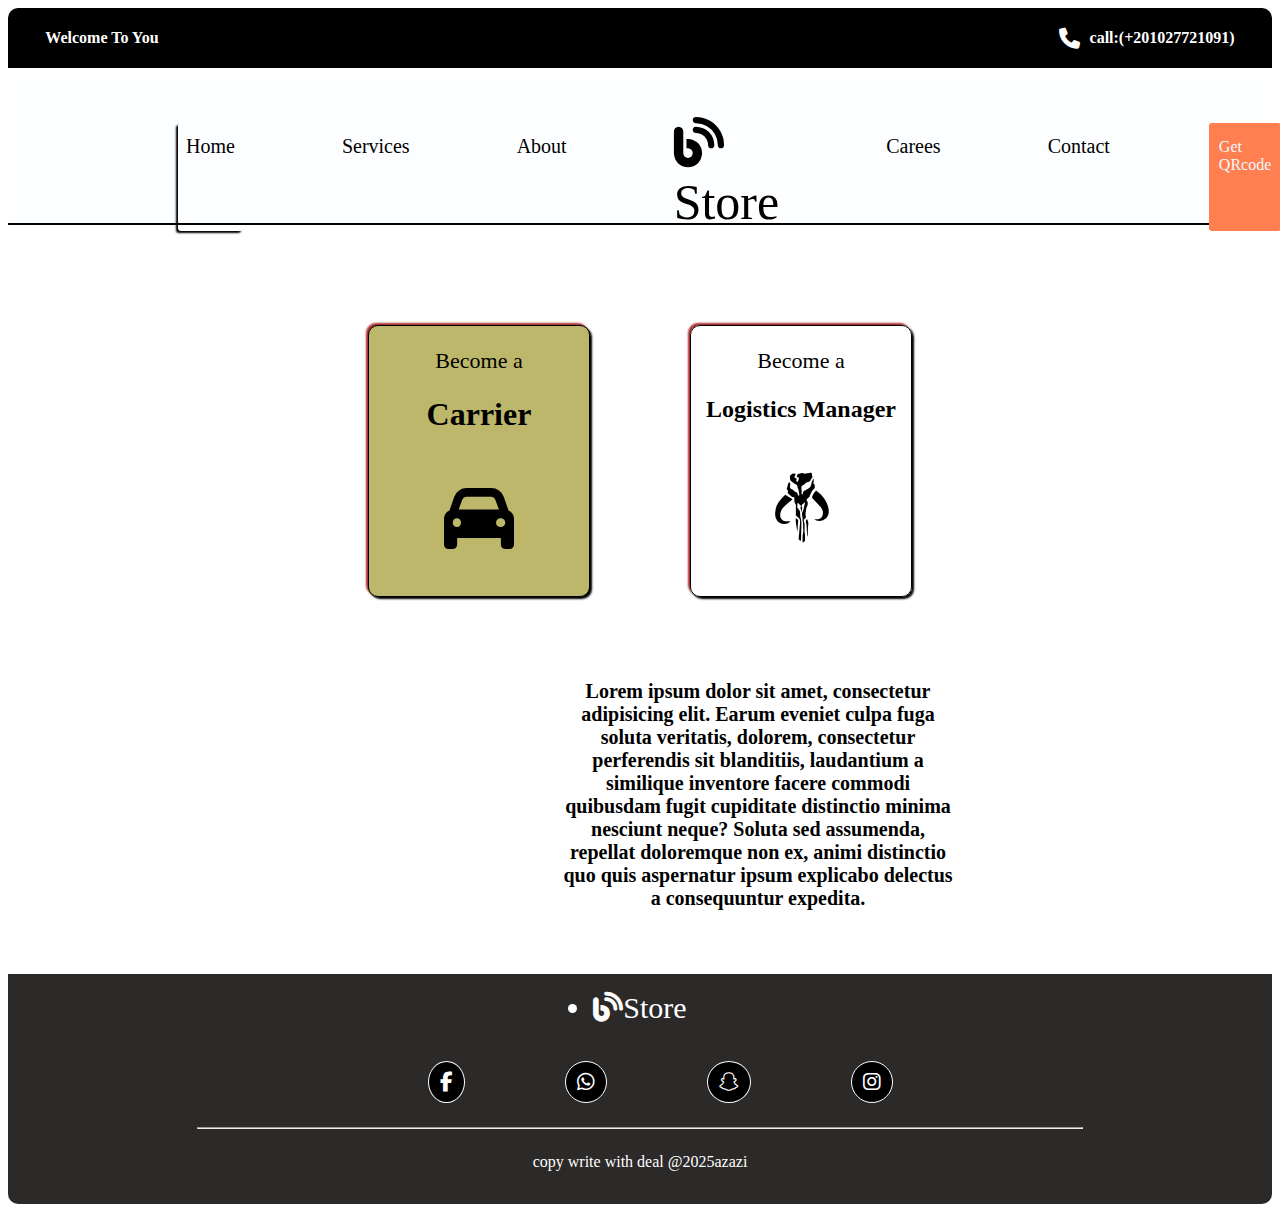
<file: career.html>
<!DOCTYPE html>
<html lang="en">
<head>
    <meta charset="UTF-8">
    <meta name="viewport" content="width=device-width, initial-scale=1.0">
    <title>Career</title>
    <link rel="stylesheet" href="career.css">
    <!-- <link rel="stylesheet" href="java.css"> -->
      <link rel="stylesheet" href="https://cdnjs.cloudflare.com/ajax/libs/font-awesome/6.5.0/css/all.min.css">
</head>
<body>
       <div class="bar">
        <h4>Welcome To You</h4>
 <div class="support">
    <i class="fa-solid fa-phone"></i>
    <h4>call:(+201027721091)</h4>
 </div>
    </div>
    <div class="bar2">
        <ul>
            <li class="li1 li"> <a href="java.html">Home</a></li>
            <li class="li"><a href="#supp" target="_self" style="scroll-behavior: smooth;">Services</a></li>
            <li class="li"><a href="" target="_self">About</a></li>
            <li class="logo"><i class="fa-solid fa-blog"></i> Store</li>
            <li class="li" id="career"><a href="career.html" target="_self">Carees</a></li>
            <li class="li"><a href="contact.html" target="_self">Contact</a></li>
            <li class="qr"> <a href="photo/qrcode.jpg" target="_self">Get QRcode</a></li>
        </ul>
    </div>
    <div class="square">
        <div class="square1">
            <p>Become a</p>
            <h1>Carrier</h1>
            <i class="fa-solid fa-car"></i>
        </div>
        <div class="square2">
            <p>Become a</p>
            <h2>Logistics Manager</h2>
            <i class="fa-brands fa-mandalorian"></i>
        </div>
    </div>
    <div class="cont">
        <h5>Lorem ipsum dolor sit amet, consectetur adipisicing elit. Earum eveniet culpa fuga soluta veritatis, dolorem, consectetur perferendis sit blanditiis, laudantium a similique inventore facere commodi quibusdam fugit cupiditate distinctio minima nesciunt neque? Soluta sed assumenda, repellat doloremque non ex, animi distinctio quo quis aspernatur ipsum explicabo delectus a consequuntur expedita.</h5>
    </div>
    <div class="supp" id="supp">
     <li class="logosupp"><i class="fa-solid fa-blog"></i>Store</li>
    <ul>
        <a href="https://www.facebook.com/share/1VFktRCfrg/"><i class="fa-brands fa-facebook-f"></i></a>
        <a href="tel:01027721091"> <i class="fa-brands fa-whatsapp"></i></a>
        <a href="https://www.snapchat.com/add/azazihendawi1?share_id=pRrO1strBlM&locale=ar-EG"><i class="fa-brands fa-snapchat"></i></a>
        <a href="https://www.instagram.com/azazi_hendawi?igsh=MWdiOHd4OTJhdHNnZA=="><i class="fa-brands fa-instagram"></i></a>
    </ul>
    <hr>
    <p>copy write with deal @2025azazi</p>
</div>
</body>
</html>
</file>
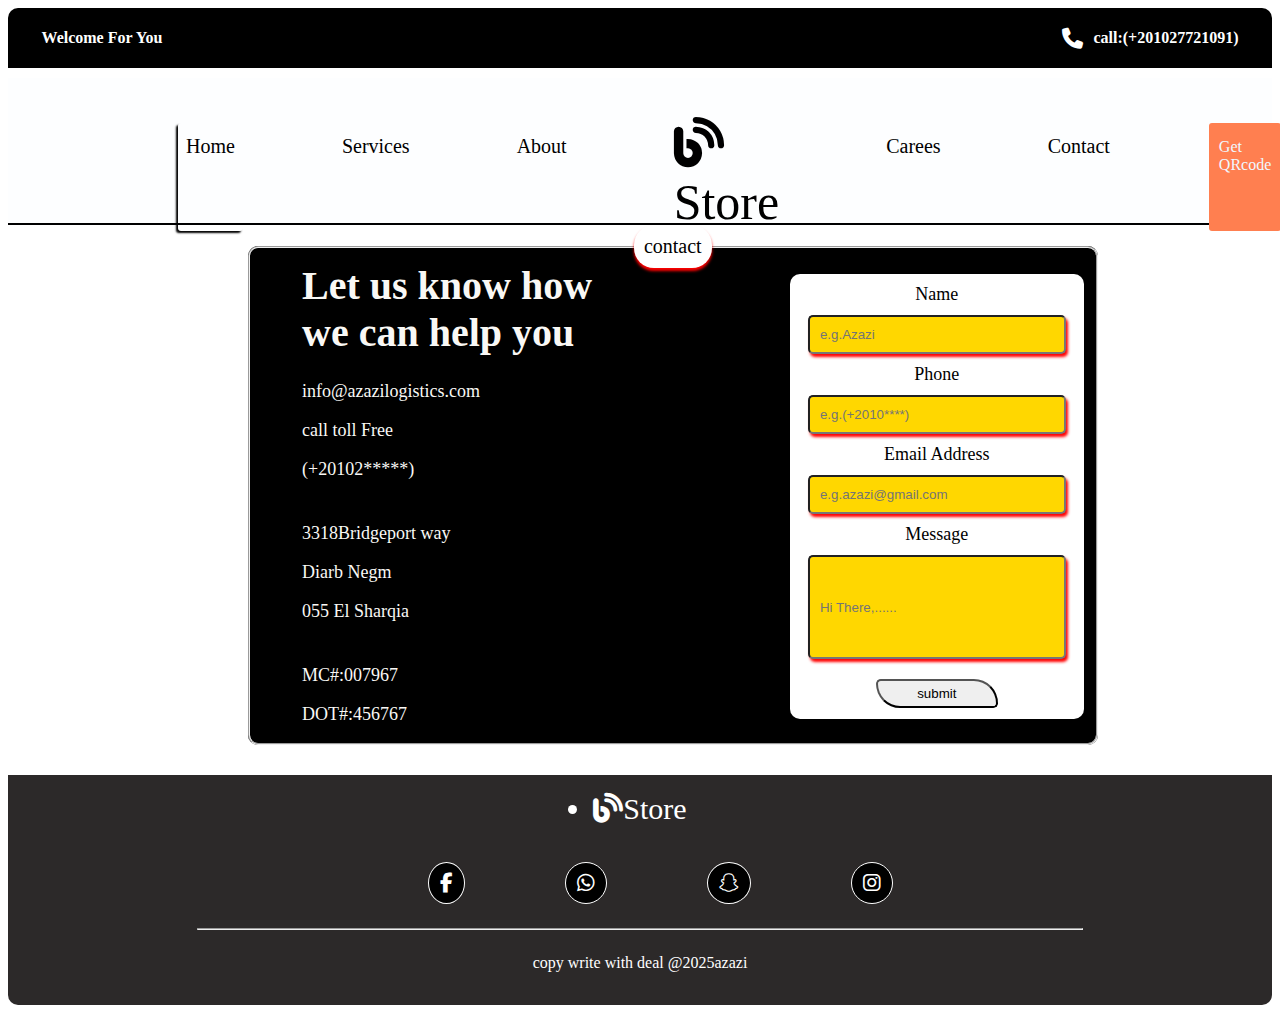
<file: contact.html>
<!DOCTYPE html>
<html lang="en">
<head>
    <meta charset="UTF-8">
    <meta name="viewport" content="width=device-width, initial-scale=1.0">
     <link rel="stylesheet" href="https://cdnjs.cloudflare.com/ajax/libs/font-awesome/6.5.0/css/all.min.css">
    <link rel="stylesheet" href="contact.css">
    <title>Contact</title>
</head>
<body>
     <div class="bar">
        <h4>Welcome For You</h4>
 <div class="support">
    <i class="fa-solid fa-phone"></i>
    <h4>call:(+201027721091)</h4>
 </div>
    </div>
    <div class="bar2">
        <ul>
            <li class="li1 li"> <a href="java.html">Home</a></li>
            <li class="li"><a href="#supp" target="_self" style="scroll-behavior: smooth;">Services</a></li>
            <li class="li"><a href="" target="_self">About</a></li>
            <li class="logo"><i class="fa-solid fa-blog"></i> Store</li>
            <li class="li" id="career"><a href="career.html" target="_self">Carees</a></li>
            <li class="li"><a href="contact.html" target="_self">Contact</a></li>
            <li class="qr"> <a href="photo/qrcode.jpg" target="_self">Get QRcode</a></li>
        </ul>
    </div>
      <div class="main">
        <fieldset>
            <legend>contact</legend>
            <div class="cont">
            <div class="cont1">
                <h1>Let us know how</h1>
                <h1>we can help you</h1>
            </div>
            <div class="cont2">
                  <p>info@azazilogistics.com</p>
                <p>call toll Free</p>
                <p>(+20102*****)</p>
            </div>
            <div class="cont3">
                <p>3318Bridgeport way</p>
                <p>Diarb Negm </p>
                <p>055 El Sharqia </p>
            </div>
            <div class="cont4">
                <p>MC#:007967</p>
                <p>DOT#:456767</p>
            </div>
            </div>
            <form>
                <label for="name">Name</label>
                   <input required type="text" id="name" placeholder="e.g.Azazi">
                <label for="phone">Phone</label>
                 <input required type="tel" id="phone" placeholder="e.g.(+2010****)">
                <label for="email">Email Address</label>
                  <input required type="email" id="email" placeholder="e.g.azazi@gmail.com">
                <label for="message">Message</label>
                 <input  type="text" id="message" placeholder="Hi There,......">
             <button type="submit">submit</button>
            </form>
        </fieldset>
      </div>
    <div class="supp" id="supp">
     <li class="logosupp"><i class="fa-solid fa-blog"></i>Store</li>
    <ul>
        <a href="https://www.facebook.com/share/1VFktRCfrg/"><i class="fa-brands fa-facebook-f"></i></a>
        <a href="tel:01027721091"> <i class="fa-brands fa-whatsapp"></i></a>
        <a href="https://www.snapchat.com/add/azazihendawi1?share_id=pRrO1strBlM&locale=ar-EG"><i class="fa-brands fa-snapchat"></i></a>
        <a href="https://www.instagram.com/azazi_hendawi?igsh=MWdiOHd4OTJhdHNnZA=="><i class="fa-brands fa-instagram"></i></a>
    </ul>
    <hr>
    <p>copy write with deal @2025azazi</p>
</div>
</body>
</html>
</file>
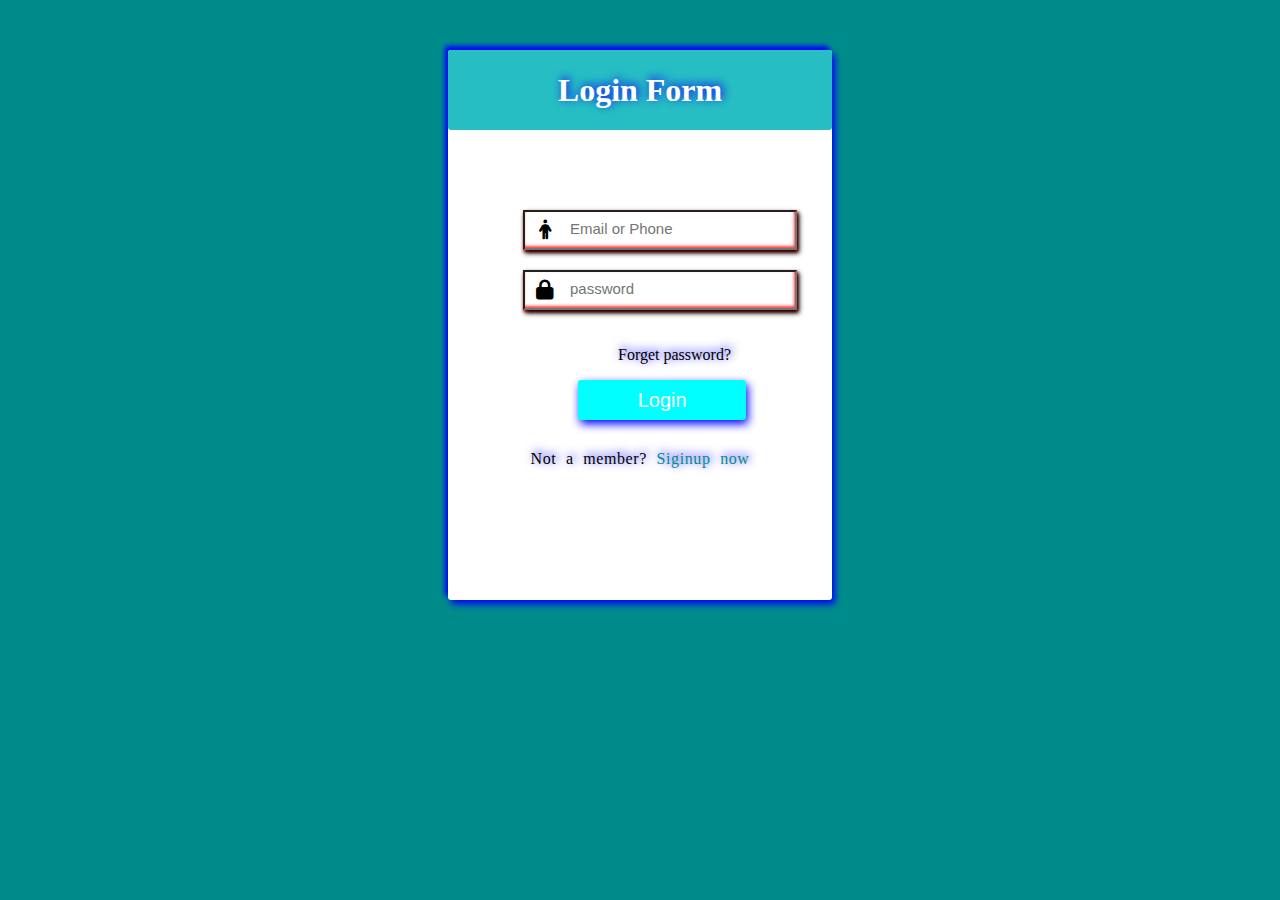
<file: login.html>
<!DOCTYPE html>
<html lang="en">
<head>
  <meta charset="UTF-8">
  <meta name="viewport" content="width=device-width, initial-scale=1.0">
  <title>Login</title>
  <link rel="stylesheet" href="login.css">
 <link rel="stylesheet" href="https://cdnjs.cloudflare.com/ajax/libs/font-awesome/6.5.0/css/all.min.css">
</head>
<body>
<div class="parent">
  <div class="head">
    <h1>Login Form</h1>
  </div>
  <form>
    <div class="mail">
    <i class="fa-sharp fa-solid fa-person"></i>
    <input class="phone" type="text" placeholder="Email or Phone" required name="phoneoremail">
    </div>
    <div class="pass">
      <i class="fa-solid fa-lock"></i>
    <input class="passwor" type="password" placeholder="password" name="password" required>
    </div>
    <p style="margin-left: 160px;">Forget password?</p>
    <button type="submit" class="log">Login</button>
  </form>
  <div class="foot">
    <p style="display: inline;">Not a member?</p>
    <a href="##">Siginup now</a>

  </div>
</div>

</body>
</html>
</file>
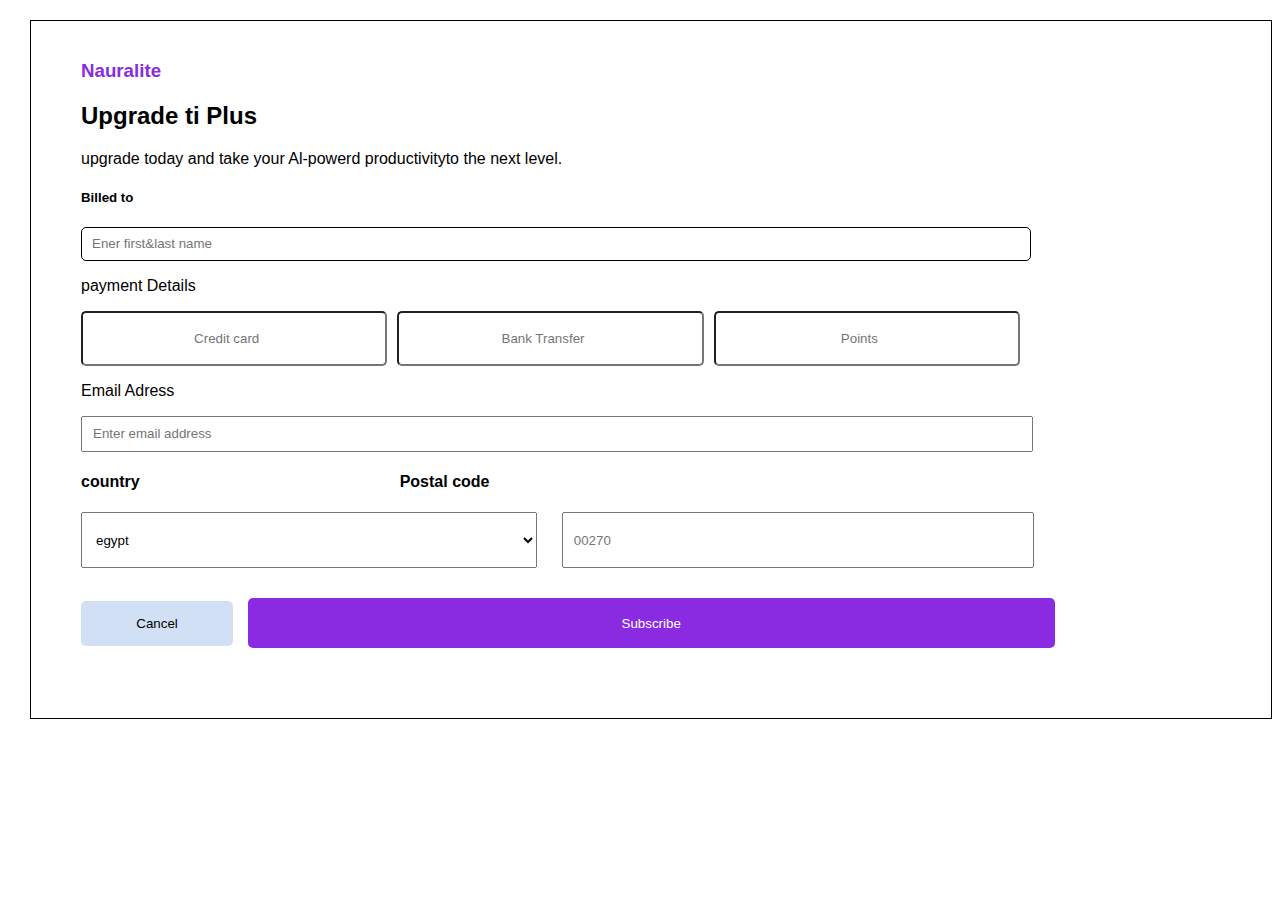
<file: new.html>
<!DOCTYPE html>
<html lang="en">
<head>
    <meta charset="UTF-8">
    <meta name="viewport" content="width=device-width, initial-scale=1.0">
    <title>Login</title>
    <link rel="stylesheet" href="new.css">
</head>
<body>
<h3>Nauralite</h3>
<h2>Upgrade ti Plus</h2>
<p>upgrade today and take your Al-powerd productivityto the next level.</p>
  <form>
<h5>Billed to</h5>
<input required type="text" placeholder="Ener first&last name" name="fullname" class="full">
 <p>payment Details</p>
<div class="payment">
   
<input required type="number" placeholder="Credit card" name="Credit">
<input required type="number" placeholder="Bank Transfer" name="Bank Transfer">
<input required type="number" placeholder="Points" name="Points">
</div>
<p>Email Adress</p>
<div class="email">
    <input required type="email" name="email" placeholder="Enter email address">
</div>
<div class="count">
    <h4 style="margin-right: 260px;">country</h4>
<h4>Postal code</h4>
</div>
<select name="country" class="select">
    
    <option>egypt</option>
    <option>roma</option>
    <option>island </option>
    <option>finland</option>
    <option>usa</option>
    <option>france</option>
    <option>italey</option>
    <option>england</option>
    <option>spain</option>
    <option>germany</option>
</select>
<input required type="number" name="code" placeholder="00270" class="code">
<div class="button">
<button type="reset" class="reset">Cancel</button>
<button type="submit" class="submet">Subscribe</button>
</div>
  </form>
</body>
</html>
</file>
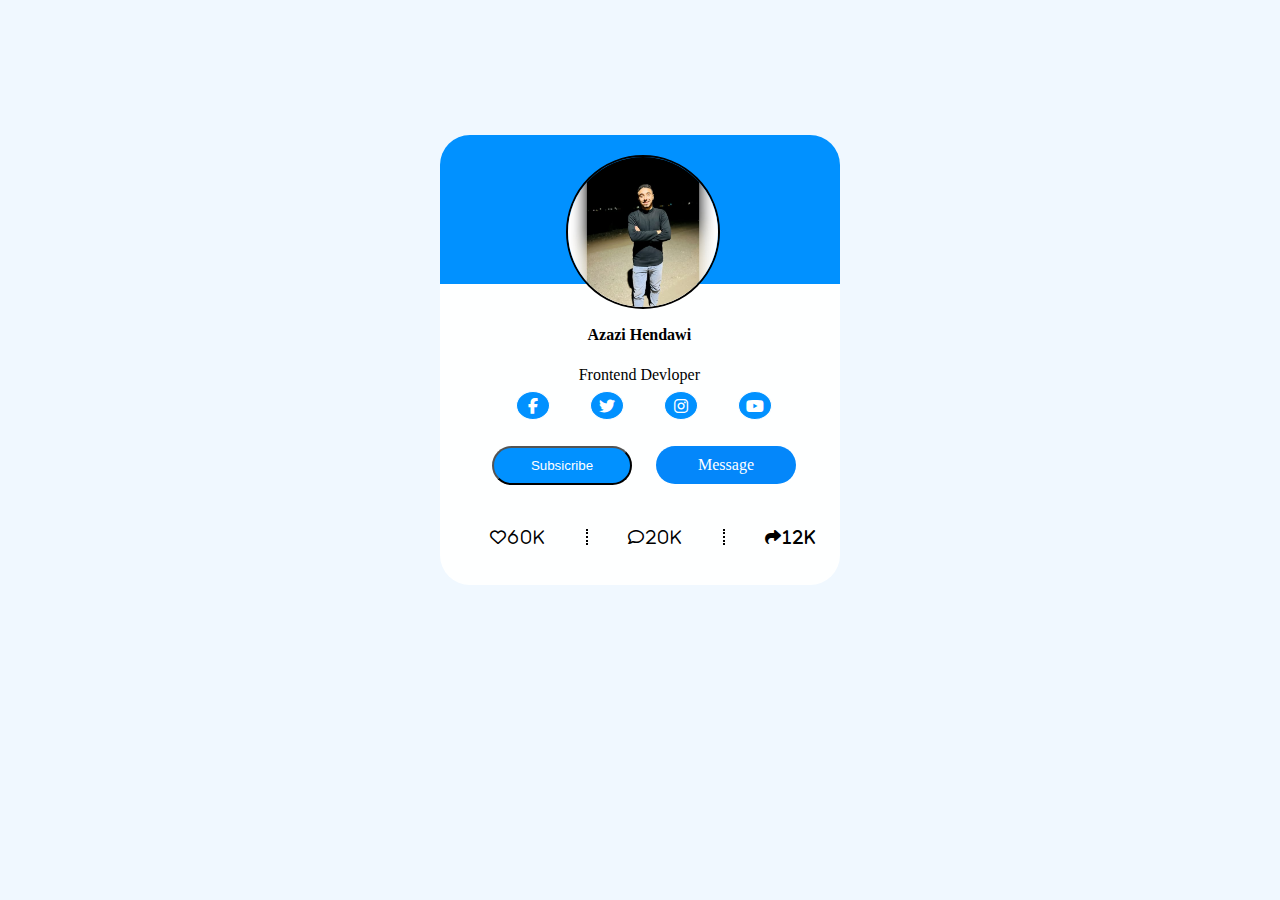
<file: profile.html>
<!DOCTYPE html>
<html lang="en">
<head>
    <meta charset="UTF-8">
    <meta name="viewport" content="width=device-width, initial-scale=1.0">
    <title>profile</title>
    <link rel="stylesheet" href="profile.css">
    <link rel="stylesheet" href="https://cdnjs.cloudflare.com/ajax/libs/font-awesome/6.5.0/css/all.min.css">

</head>
<body>
  
  <div class="parent">
    <div class="head"></div>
    <img src="photo/azazi.jpg" alt="azazi" title="azazi">
    <div class="letter">
    <h4>Azazi Hendawi</h4>
    <p>Frontend Devloper</p>
    </div>
    <div class="logo">
      <i class="fa-brands fa-facebook-f"></i>
      <i class="fa-brands fa-twitter"></i>
      <i class="fa-brands fa-instagram"></i>
      <i class="fa-brands fa-youtube"></i>
    </div>
    <div class="foot">
      <i class="fa-regular fa-heart">60k</i>
      <i class="fa-regular fa-comment">20k</i>
     <i class="fa-solid fa-share" style="border-right: 0px;">12k</i>
    </div>
    <div class="button">
     <button type="submit">Subsicribe</button>
     <a href="mailto:azazihendawi@gmail.com">Message</a>
    </div>
  </div>
</body>
</html>
</file>
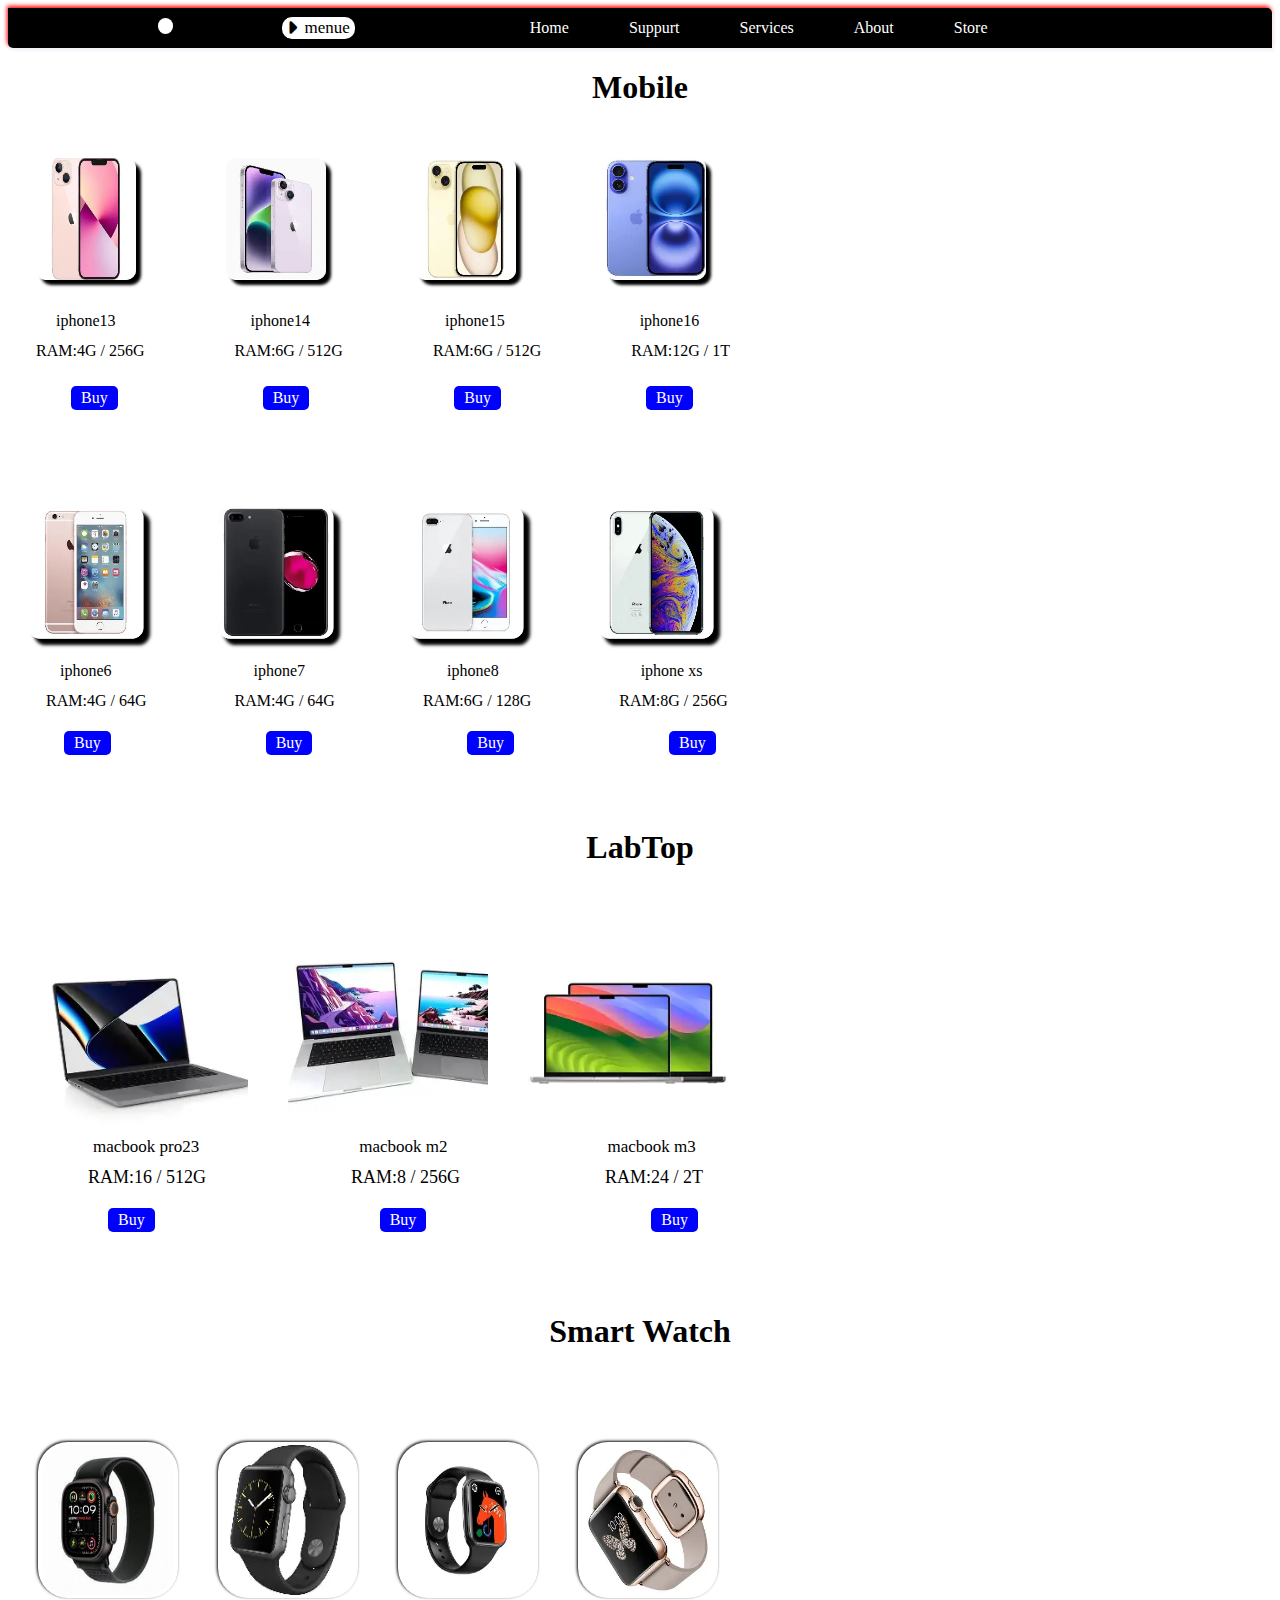
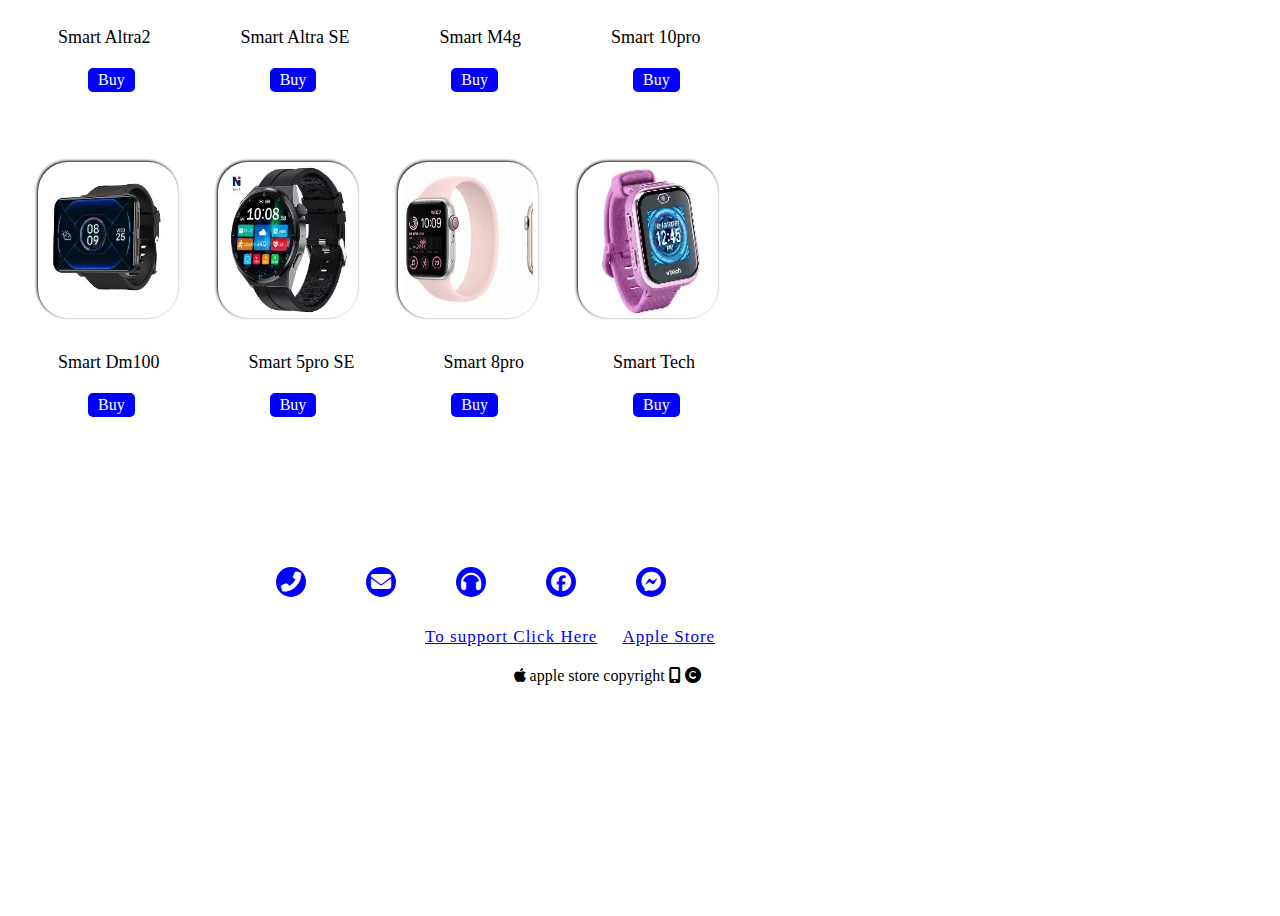
<file: website.html>
<!DOCTYPE html>
<html lang="en">
<head>
    <meta charset="UTF-8">
    <meta name="viewport" content="width=device-width, initial-scale=1.0">
    <title>Wedsite</title>
    <link rel="stylesheet" href="website.css">
    <link rel="stylesheet" href="https://cdnjs.cloudflare.com/ajax/libs/font-awesome/6.5.0/css/all.min.css">
</head>
<body>
    <input type="checkbox" id="menue" name="menue">
    <div class="nav">
        <label for="menue"><i class="fa-solid fa-caret-right"></i><span>menue</span></label>
        <ul class="bar">
            <div class="power"></div>
            <li>Home</li>
            <li>Suppurt</li>
            <li>Services</li>
            <li>About</li>
            <li>Store</li>
        </ul>
    </div>
    <h1>Mobile</h1>
    <div class="side">
          
        <ul class="menue">
        <label for="menue"><i class="fa-solid fa-caret-left"  class="close"></i>Home</label>
            <li>profile</li>
            <li>Stars</li>
            <li>Submet</li>
            <li>Nominees</li>
           
        </ul>
         <div class="sochial">
            <i class="fa-brands fa-twitter"></i>
            <i class="fa-brands fa-facebook-f"></i>
            <i class="fa-brands fa-whatsapp"></i>
         </div>
        </div>
        <div class="main">
            <div class="iphone">
                <div><img src="photo/iphone13.webp" alt="iphone" title="iphone13"></div>
                <div><img src="photo/iphone14.webp" alt="iphone" title="iphone13"></div>
                <div><img src="photo/iphone15pro.webp" alt="iphone" title="iphone15"></div>
                <div><img src="photo/iphone16.webp" alt="iphone" title="iphone16"></div>
            </div>
        <div class="cont">
                <span>iphone13</span>
                <span>iphone14</span>
                <span>iphone15</span >
                <span>iphone16</span>
        </div>
        <div class="inf">
            <span>RAM:4G / 256G</span>
            <span>RAM:6G / 512G </span>
            <span>RAM:6G / 512G</span>
            <span>RAM:12G / 1T</span>
        </div>
        <div class="buy">
            <a href="###">Buy</a>
            <a href="###">Buy</a>
            <a href="###">Buy</a>
            <a href="##">Buy</a>
        </div>
        <div class="iphone2">
            <div><img src="photo/iphone6plus.webp" alt=""></div>
            <div><img src="photo/iphone7.webp" alt=""></div>
            <div><img src="photo/iphone8.webp" alt=""></div>
            <div><img src="photo/iphonexs.webp" alt=""></div>
        </div>
         <div class="cont2">
                <span>iphone6</span>
                <span>iphone7</span>
                <span>iphone8</span >
                <span>iphone xs</span>
        </div>
        <div class="inf2">
            <span>RAM:4G / 64G</span>
            <span>RAM:4G / 64G </span>
            <span>RAM:6G / 128G</span>
            <span>RAM:8G / 256G</span>
        </div>
        <div class="buy2">
            <a href="###">Buy</a>
            <a href="###">Buy</a>
            <a href="###">Buy</a>
            <a href="##">Buy</a>
        </div>
        </div>
        <h1 class="lab">LabTop</h1>
        <div class="mac">
            <div><img src="photo/macbook.webp" alt="macbookpro23" title="macbookpro23"></div>
            <div><img src="photo/macbookm2.webp" alt="macbookm2" title="macbookm2"></div>
            <div><img src="photo/macbookm3.webp" alt="macbookm3" title="macbookm3"></div>
        </div>
        <div class="cont3">
            <span>macbook pro23</span>
            <span>macbook m2</span>
            <span>macbook m3</span>
        </div>
        <div class="inf3">
            <span>RAM:16 / 512G</span>
            <span>RAM:8 / 256G</span>
            <span>RAM:24 / 2T</span>
        </div>
         <div class="buy3">
            <a href="###">Buy</a>
            <a href="###">Buy</a>
            <a href="###">Buy</a>
        </div>
        <h1 class="watch">Smart Watch</h1>
        <div class="smart">
            <div><img src="photo/smartapplealtra.jpg" alt="smart"></div>
            <div><img src="photo/smartman.webp" alt="smart"></div>
            <div><img src="photo/smartman3.webp" alt="smart"></div>
            <div><img src="photo/smartman4.webp" alt="smart"></div>
        </div>
         <div class="cont4">
            <span> Smart Altra2</span>
            <span>Smart Altra SE</span>
            <span>Smart M4g</span>
            <span>Smart 10pro</span>
        </div>
         <div class="buy4">
            <a href="###">Buy</a>
            <a href="###">Buy</a>
            <a href="###">Buy</a>
            <a href="###">Buy</a>
        </div>
        <div class="smart2">
            <div><img src="photo/smartDm100.webp" alt=""></div>
            <div><img src="photo/smart5.webp" alt=""></div>
            <div><img src="photo/smart8.jpg" alt=""></div>
            <div><img src="photo/smarttech.webp" alt=""></div>
        </div>
         <div class="cont5">
            <span> Smart Dm100</span>
            <span>Smart 5pro SE</span>
            <span>Smart 8pro</span>
            <span>Smart Tech</span>
        </div>
         <div class="buy5">
            <a href="###">Buy</a>
            <a href="###">Buy</a>
            <a href="###">Buy</a>
            <a href="###">Buy</a>
        </div>
        <div class="support">
            <ul class="supp">
                <li><a href="tel:01027721091"><i class="fa-solid fa-phone-flip"></i></a></li>
                <li><a href="mailto:azazihendawi@gmail.com"><i class="fa-solid fa-envelope"></i></a></li>
                <li><a href="tel:0109289887"><i class="fa-solid fa-headphones"></i></a></li>
                <li><a href="##"><i class="fa-brands fa-facebook"></i></a></li>
                <li><a href="##"><i class="fa-brands fa-facebook-messenger"></i></a></li>
            </ul>
        </div>
        <div class="support2">
            <a href="##">To support Click Here</a>
            <a href="##">Apple Store</a>
        </div>
        <div class="copy">
            <i class="fa-brands fa-apple"></i>
            <span>apple store copyright</span>
            <i class="fa-solid fa-mobile-screen-button"></i>
            <i class="fa-solid fa-copyright"></i>
        </div>

</body>
</html>
</file>
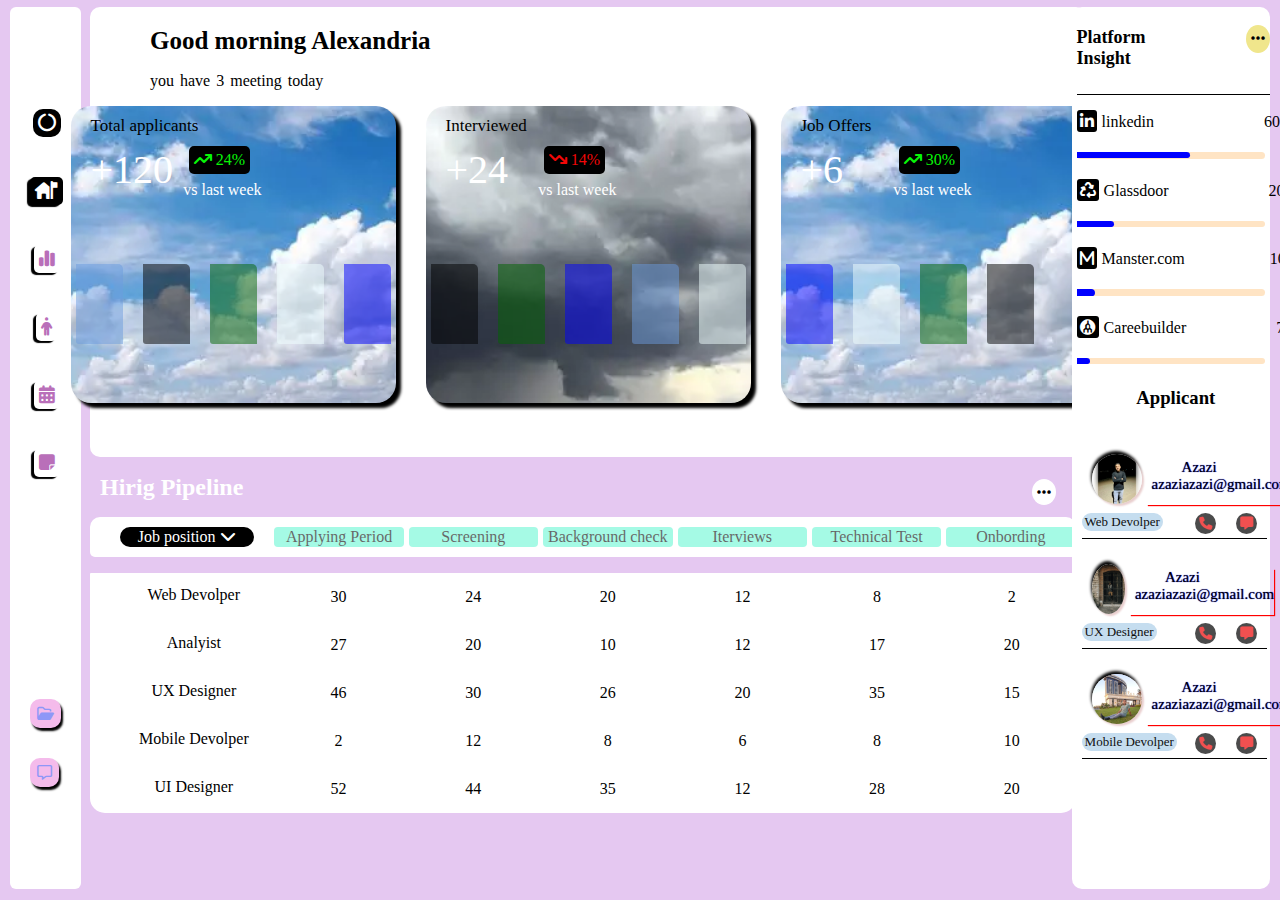
<file: whether.html>
<!DOCTYPE html>
<html lang="en">
<head>
    <meta charset="UTF-8">
    <meta name="viewport" content="width=device-width, initial-scale=1.0">
    <title>Wether</title>
    <link rel="stylesheet" href="whether.css">
<link rel="stylesheet" href="https://cdnjs.cloudflare.com/ajax/libs/font-awesome/6.5.0/css/all.min.css">
</head>
<body>
<div class="side">
    <ul class="up">
        <li class="circle"><i class="fa-solid fa-circle-notch"></i></li>
        <li class="home"><i class="fa-solid fa-house-flag"></i></li>
        <li><i class="fa-solid fa-chart-simple"></i></li>
        <li><i class="fa-solid fa-person"></i></li>
        <li><i class="fa-solid fa-calendar-days"></i></li>
        <li><i class="fa-solid fa-note-sticky"></i></li>
    </ul>
    <ul class="down">
        <li><i class="fa-regular fa-folder-open"></i></li>
        <li><i class="fa-regular fa-message"></i></li>
    </ul>
</div>
<div class="main">
    <div class="cont">
          <h1>Good morning Alexandria</h1>
    <p>you have 3 meeting today</p>
</div>
<div class="box">
    <div class="one">
        <div class="cont1">
        <span class="total">Total applicants</span>
        <span class="bonus">+120</span>
        <span class="percent"><i class="fa-solid fa-arrow-trend-up"></i> 24%</span>
        <span class="week">vs last week</span>
        </div>
        <div class="five">
            <div class="one1"></div>
            <div class="four1"></div>
            <div class="five1"></div>
            <div class="three1"></div>
            <div class="two1"></div>
        </div>
    </div>
         <div class="two">
            <div class="cont2">
        <span class="total">Interviewed</span>
        <span class="bonus">+24</span>
        <span class="percent" style="color: rgb(242, 7, 7);"><i class="fa-solid fa-arrow-trend-down"></i> 14%</span>
        <span class="week">vs last week</span>
            </div>
        <div class="five2">
            <div class="four1"></div>
            <div class="five1"></div>
            <div class="two1"></div>
            <div class="one1"></div>
            <div class="three1"></div>
    </div>
    </div>
     <div class="three">
        <div class="cont3">
        <span class="total">Job Offers</span>
        <span class="bonus">+6</span>
        <span class="percent"><i class="fa-solid fa-arrow-trend-up" ></i> 30%</span>
        <span class="week">vs last week</span>
        </div>
        <div class="five3">
            <div class="two1"></div>
            <div class="three1"></div>
            <div class="five1"></div>
            <div class="four1"></div>
            <div class="one1"></div>
        </div>
    </div>
</div>

</div>
  <div class="box2">
    <h2>Hirig Pipeline</h2>
    <i class="fa-solid fa-ellipsis"></i>
    <ul class="apply">
        <li style="opacity: 1;" class="job1">Job position <i class="fa-solid fa-chevron-down"></i></li>
        <li>Applying Period</li>
        <li>Screening</li>
        <li>Background check</li>
        <li>Iterviews</li>
        <li>Technical Test</li>
        <li>Onbording</li>
    </ul>

        <ul class="web">
            <ul class="webdev">
                <li class="bar">Web Devolper</li>
                <li>30</li>
                <li>24</li>
                <li>20</li>
                <li>12</li>
                <li>8</li>
                <li>2</li>
            </ul>
            <ul class="data">
                <li class="bar">Analyist</li>
                <li>27</li>
                <li>20</li>
                <li>10</li>
                <li>12</li>
                <li>17</li>
                <li  style="margin-right: 0px;">20</li>
            </ul>
            <ul class="ux">
                <li class="bar">UX Designer</li>
                <li>46</li>
                <li>30</li>
                <li>26</li>
                <li>20</li>
                <li>35</li>
                <li>15</li>
            </ul>
            <ul class="mobile">
                <li class="bar">Mobile Devolper</li>
                <li>2</li>
                <li>12</li>
                <li>8</li>
                <li>6</li>
                <li>8</li>
                <li>10</li>
            </ul>
            <ul class="ui">
                <li class="bar">UI Designer</li>
                <li>52</li>
                <li>44</li>
                <li>35</li>
                <li>12</li>
                <li>28</li>
                <li>20</li>
            </ul>
        </ul>
    
  </div>
<div class="side2">
    <div class="plat">
        <h2>Platform Insight</h2>
        <div class="i">
            <i class="fa-solid fa-ellipsis"></i>
        </div>

    </div>
    <div class="in">
    <i class="fa-brands fa-linkedin-in" id="logo"></i><span>linkedin</span><span class="l60">60%</span>
    </div>
     <div class="linked"><span></span></div>
    <div class="ass">
    <i class="fa-solid fa-recycle" id="logo"></i><span>Glassdoor</span><span class="g20">20%</span>
    </div>
      <div class="glass"><span></span></div>
    <div class="manst">
    <i class="fa-solid fa-m" id="logo"></i><span>Manster.com</span><span class="m10">10%</span>
    </div>
        <div class="manster"><span></span></div>
    <div class="care">
    <i class="fa-brands fa-megaport" id="logo"></i><span>Careebuilder</span><span class="c7">7%</span>
    </div>
        <div class="caree"><span></span></div>
        <h3>Applicant</h3>
        <div class="img">
            <div class="img1">
                <img src="photo/azazi.jpg" alt="">
                <span class="desc">Web Devolper</span>
                <div class="text1">
                <span class="azazi">Azazi </span>
                <span>azaziazazi@gmail.com</span>
                </div>
                <div class="support">
                    <i id="phone" class="fa-solid fa-phone"></i>
                    <i class="fa-solid fa-message"></i>
                </div>
            </div>
            <div class="img2">
                <img src="photo/person.png" alt="" style="width: 60px; height: 50px;">
                <span class="desc">UX Designer</span>
                     <div class="text2">
                <span class="azazi">Azazi </span>
                <span>azaziazazi@gmail.com</span>
                     </div>
                       <div class="support">
                    <i id="phone" class="fa-solid fa-phone"></i>
                    <i class="fa-solid fa-message"></i>
                </div>
                </div>
            <div class="img3">
                <img src="photo/azazi1.jpg" alt="">
                <span class="desc">Mobile Devolper</span>
                 <div class="text3">
                <span class="azazi">Azazi</span>
                <span>azaziazazi@gmail.com</span>
                </div>
                  <div class="support">
                    <i id="phone" class="fa-solid fa-phone"></i>
                    <i class="fa-solid fa-message"></i>
                </div>
            </div>

        </div>
</div>

</body>
</html>
</file>
<file: career.css>
html{
    scroll-behavior: smooth;
}
.bar{
    background-color: black;
    color: white;
    display: flex;
    gap: 900px;
    justify-content: center;
    height: 50px;
    padding-bottom: 10px;
    position: sticky;
    top: 1px;
    z-index: 3;
    border-radius: 10px 10px 0px 0px;
    
}
.bar .support{
    display: flex;
    gap: 10px;
}
.support h4{
    display: inline;
}
.support i{
    height: fit-content;
    margin-top: 20px;
    font-size: 21px;
    
}
.bar2{
    margin-top: 10px;
    padding-left: 130px;
    height: 80px;
    align-items: center;
    padding-top: 25px;
    border-bottom: 2px solid;
    padding-bottom: 40px;
    z-index: 2;
    background-color: rgb(253, 254, 255);
}
.bar2 ul{
    margin-top: 20px;
    display: flex;
    gap: 91px;
}
.bar2 ul li{
    list-style: none;
    font-size: 20px;
    padding: 12px 8px 0px 8px;
    border-radius: 3px;
}
.bar2 ul .li a{
    color: black;
}
.bar2 ul .logo{
font-size: 50px;
margin-top: -20px;
}
.bar2 ul .li1{
    box-shadow: -2px 2px 2px black;
}
.bar2 ul .li:hover{
    box-shadow: -4px 4px 2px rgb(16, 16, 16);
    transform: translateY(-4px);
    transition: .3s all ease-in-out;
        background-color: black;
}
.bar2 ul .li a:hover ,.li1:hover{

    color: white;
}
.bar2 ul .li:hover ~.bar2 ul .li1{
    box-shadow: 0px 0px 0px white;
}
.bar2 ul li a{
      text-decoration: none;
}
.bar2 ul .qr{
    background-color: coral;
    padding-top: 15px;
    padding-left: 10px;
    padding-right: 10px;
    font-size: 16px;
    padding-bottom: -20px;
  
}
.qr a{
      color: aliceblue;
}
.bar2 ul .qr:hover{
background-color: black;
}
.qr:hover{
       box-shadow: -4px 4px 2px rgb(16, 16, 16);
    transform: translate(5px,-7px);
    transition: .3s all ease-in-out;
}

.cont{
    text-align: center;
    width: 400px;
    display: flex;
    justify-content: center;
    align-items: center;
    margin-left: 550px;
}
.cont h5{
    text-align: center;
    font-size: 20px;
}
#career{
    scroll-padding-top: 200px;
}
.supp{
    display: flex;
    flex-direction: column;
    align-items: center;
    justify-content: center;
    margin-top: 30px;
    height: 230px;
    background-color: rgb(44, 41, 41);
    color: white;
    border-radius: 0px 0px 10px 10px;
  }
  .supp ul{
    display: flex;
    gap: 100px;
  }
  .supp ul a i{
    font-size: 20px;
    background-color: black;
    color: white;
    padding: 10px 11px;
    border-radius: 100%;
    border: 1px solid white;
  }
  .supp ul a i:hover{
    transform: scale(1.2);
    transition: .4s all ease-in-out;
    color:initial;
    background-color: wheat;
  }
  .supp hr{
    color: gold;
    width: 70%;
  }
.logosupp{
    font-size: 30px;
    margin-bottom: 20px;
}
.square{
display: flex;
gap:100px;
justify-content: center;
align-items: center;
margin-top: 100px;
margin-bottom: 50px;
}
.square1,.square2{
    height: 270px;
    width: 220px;
    border: 1px solid;
    text-align: center;
    border-radius: 10px;
    box-shadow: 2px 2px 2px black,-2px -2px 2px brown;
}
.square1{
    background-color: darkkhaki;
}
.square p{
    font-size: 22px;
}
.square1 i ,.square2 i{
    font-size: 70px;
    margin-top: 30px;
}
.square2:hover{
    background-color: darkkhaki;
}
.square1:hover{
    background-color: white;
}
.square1:hover,.square2:hover{
    transform: scale(1.2);
    transition: .7s all ;
}
</file>
<file: java.css>
body{
    height: 2000px;
    margin-top: 0px;
    padding-top: 0px;
    scroll-behavior: smooth;
}
html{
    scroll-behavior: smooth;
    scroll-padding-top: 80px;
}
.bar{
    background-color: black;
    color: white;
    display: flex;
    gap: 900px;
    justify-content: center;
    height: 50px;
    padding-bottom: 10px;
    position: sticky;
    top: 1px;
    z-index: 3;
    border-radius: 10px 10px 0px 0px;
    
}
.bar .support{
    display: flex;
    gap: 10px;
}
.support h4{
    display: inline;
}
.support i{
    height: fit-content;
    margin-top: 20px;
    font-size: 21px;
    
}
.bar2{
    margin-top: 10px;
    padding-left: 130px;
    height: 80px;
    align-items: center;
    padding-top: 25px;
    border-bottom: 2px solid;
    padding-bottom: 40px;
    z-index: 2;
    background-color: rgb(253, 254, 255);
}
.bar2 ul{
    margin-top: 20px;
    display: flex;
    gap: 91px;
}
.bar2 ul li{
    list-style: none;
    font-size: 20px;
    padding: 12px 8px 0px 8px;
    border-radius: 3px;
}
.bar2 ul .li a{
    color: black;
}
.bar2 ul .logo{
font-size: 50px;
margin-top: -20px;
}
.bar2 ul .li1{
    box-shadow: -2px 2px 2px black;
}
.bar2 ul .li:hover{
    box-shadow: -4px 4px 2px rgb(16, 16, 16);
    transform: translateY(-4px);
    transition: .3s all ease-in-out;
        background-color: black;
}
.bar2 ul .li a:hover ,.li1:hover{

    color: white;
}
.bar2 ul .li:hover ~.bar2 ul .li1{
    box-shadow: 0px 0px 0px white;
}
.bar2 ul li a{
      text-decoration: none;
}
.bar2 ul .qr{
    background-color: coral;
    padding-top: 15px;
    padding-left: 10px;
    padding-right: 10px;
    font-size: 16px;
    padding-bottom: -20px;
  
}
.qr a{
      color: aliceblue;
}
.bar2 ul .qr:hover{
background-color: black;
}
.qr:hover{
       box-shadow: -4px 4px 2px rgb(16, 16, 16);
    transform: translate(5px,-7px);
    transition: .3s all ease-in-out;
}
.parent .main{
    width: 100%;
    height: 500px;
    margin-top: 40px;
    z-index: 1;
    border: 1px solid;
   background-image: url("photo/mountain.jpeg");
   background-repeat: no-repeat;
   background-position: center;
   background-size: cover;
   box-shadow: 0px -4px 5px black;
   position: relative;

} 
.main .cont{
    margin-left: 200px;
    margin-top: 100px;
    color:gold;
    font-weight: 700;
}
.cont h1{
    font-size: 45px;
    color: black;
}
.cont h2{
    font-size: 35px;
}
.cont pre{
    font-size: 24px;
}
.store i{
position: absolute;
right:40px;
top: 110px;
font-size: 180px;
color: rgb(231, 231, 98);
animation: store 3s steps(20) infinite;
}
@keyframes store{
    0%{
        color: gold;
    }
    50%{
        color: brown;
    }
    100%{
        color: rgb(101, 243, 94);
    }
}

.star{
    position: absolute;
    bottom: 160px;
    right: 80px;
    color: rgb(240, 87, 87);
}
.star i:hover {
    color: green;
    transform: scale(1.7);
}
.main h3{
       position: absolute;
    top: 0px;
    right: 100px;
    font-size: 40px;
    color: black;
}
.cont a{
    background-color: orange;
    text-decoration: none;
    font-size: 20px;
    padding: 8px 10px;
    position: absolute;
    bottom: 90px;
    border-radius: 5px;
    color: black;
}
.cont a:hover {
       box-shadow: -4px 4px 2px white;
    transform: translate(5px,-7px);
    transition: .3s all ease-in-out;
}
.parent .delvari{
    height: 550px;
    width: 550px;
    margin-left: 110px;
       transform: rotatey(180deg);
     
}
.delvari:hover{
    transform: scale(1.2);
      transition: 1s  ease-in-out;
}
.delv{
    font-size: 20px;
    position: absolute;
    right: 30px;
    top: 910px;
}
.delv h3{
    margin-left:180px;
}
.delv a{
      background-color: gold;
    text-decoration: none;
    font-size: 20px;
    padding: 8px 10px;
    position: absolute;
    top: 250px;
    border-radius: 5px;
    margin-left: 70px;
    color: black;
 
}
.delv a:hover{
        box-shadow: -4px 4px 2px rgb(17, 17, 17);
    transform: translate(5px,-7px);
    transition: .3s all ease-in-out;
}
.card{
    margin-top: 10px;
    width: 100%;
    height: 450px;
    position: relative;
    display: flex;
    gap: 250px;
    justify-content: center;
    align-items: center;
    background-color: white;
}
.card1,.card2,.card3{
background-color: rgb(183, 226, 210);
width: 250px;
height: 80%;
border-radius: 10px;
border-top: 20px solid black;
position: relative;
display: flex;
flex-direction: column;
justify-content: center;
align-items: center;
}
 .rot{
    background-color: rgb(183, 226, 210);
width: 250px;
height: 90%;
border-radius: 10px;
position: absolute;
top:10px;
border-top: 20px solid black;
display: flex;
flex-direction: column;
justify-content: center;
align-items: center;
text-align: center;


 }
 .rot1:hover ,.rot2:hover,.rot3:hover{
   transform: rotatey(90deg);
   transition: .8s all ease-in-out;
 }
 .rot1 i,.rot2 i,.rot3 i{
    color: blueviolet;
    font-size: 100px;
   margin-top: 20px;
 }
 .card1 p,.card2 p,.card3 p{
    font-size: 18px;
    text-align: center ;
    font-family: system-ui, -apple-system, BlinkMacSystemFont, 'Segoe UI', Roboto, Oxygen, Ubuntu, Cantarell, 'Open Sans', 'Helvetica Neue', sans-serif, Haettenschweiler, 'Arial Narrow Bold', sans-serif;
 }
  .card11 h1,.card21 h1,.card31 h1{
    text-align: center;
    margin-bottom: 50px;
    font-weight: 900;
  }
  .supp{
    display: flex;
    flex-direction: column;
    align-items: center;
    justify-content: center;
    margin-top: 30px;
    height: 230px;
    background-color: rgb(44, 41, 41);
    color: white;
    border-radius: 0px 0px 10px 10px;
  }
  .supp ul{
    display: flex;
    gap: 100px;
  }
  .supp ul a i{
    font-size: 20px;
    background-color: black;
    color: white;
    padding: 10px 11px;
    border-radius: 100%;
    border: 1px solid white;
  }
  .supp ul a i:hover{
    transform: scale(1.2);
    transition: .4s all ease-in-out;
    color:initial;
    background-color: wheat;
  }
  .supp hr{
    color: gold;
    width: 70%;
  }
.logosupp{
    font-size: 30px;
    margin-bottom: 20px;
}
.apper button{
    margin:10px 0px 10px 10px;
padding: 5px;
}
</file>
<file: contact.css>
html{
    scroll-behavior: smooth;
}
.bar{
    background-color: black;
    color: white;
    display: flex;
    gap: 900px;
    justify-content: center;
    height: 50px;
    padding-bottom: 10px;
    position: sticky;
    top: 1px;
    z-index: 3;
    border-radius: 10px 10px 0px 0px;
    
}
.bar .support{
    display: flex;
    gap: 10px;
}
.support h4{
    display: inline;
}
.support i{
    height: fit-content;
    margin-top: 20px;
    font-size: 21px;
    
}
.bar2{
    margin-top: 10px;
    padding-left: 130px;
    height: 80px;
    align-items: center;
    padding-top: 25px;
    border-bottom: 2px solid;
    padding-bottom: 40px;
    z-index: 2;
    background-color: rgb(253, 254, 255);
}
.bar2 ul{
    margin-top: 20px;
    display: flex;
    gap: 91px;
}
.bar2 ul li{
    list-style: none;
    font-size: 20px;
    padding: 12px 8px 0px 8px;
    border-radius: 3px;
}
.bar2 ul .li a{
    color: black;
}
.bar2 ul .logo{
font-size: 50px;
margin-top: -20px;
}
.bar2 ul .li1{
    box-shadow: -2px 2px 2px black;
}
.bar2 ul .li:hover{
    box-shadow: -4px 4px 2px rgb(16, 16, 16);
    transform: translateY(-4px);
    transition: .3s all ease-in-out;
        background-color: black;
}
.bar2 ul .li a:hover ,.li1:hover{

    color: white;
}
.bar2 ul .li:hover ~.bar2 ul .li1{
    box-shadow: 0px 0px 0px white;
}
.bar2 ul li a{
      text-decoration: none;
}
.bar2 ul .qr{
    background-color: coral;
    padding-top: 15px;
    padding-left: 10px;
    padding-right: 10px;
    font-size: 16px;
    padding-bottom: -20px;
  
}
.qr a{
      color: aliceblue;
}
.bar2 ul .qr:hover{
background-color: black;
}
.qr:hover{
       box-shadow: -4px 4px 2px rgb(16, 16, 16);
    transform: translate(5px,-7px);
    transition: .3s all ease-in-out;
}
.supp{
    display: flex;
    flex-direction: column;
    align-items: center;
    justify-content: center;
    margin-top: 30px;
    height: 230px;
    background-color: rgb(44, 41, 41);
    color: white;
    border-radius: 0px 0px 10px 10px;
  }
  .supp ul{
    display: flex;
    gap: 100px;
  }
  .supp ul a i{
    font-size: 20px;
    background-color: black;
    color: white;
    padding: 10px 11px;
    border-radius: 100%;
    border: 1px solid white;
  }
  .supp ul a i:hover{
    transform: scale(1.2);
    transition: .4s all ease-in-out;
    color:initial;
    background-color: wheat;
  }
  .supp hr{
    color: gold;
    width: 70%;
  }
.logosupp{
    font-size: 30px;
    margin-bottom: 20px;
}
fieldset{
    background-color: black;
    height: 500px;
    width: 65%;
    border-radius: 10px;
    margin-left: 240px;
    display: flex;
}
legend{
    text-align: center;
    color: black;
    font-size: 20px;
    background-color: white;
    border-radius: 20px;
    padding: 10px;
    box-shadow: 0px 3px 3px red;
}
legend:hover{
    background-color: gold;
    transform: scale(1.1);
    transition: .6s;

}
form{
    display:flex;
    justify-content: center;
    align-items: center;
    flex-direction: column;
    gap: 10px;
    margin-left: 310px;
    height: 97%;
    width: 50%;
    background-color: white;
    padding: 0px 25px;
    border-radius: 10px;
}
form input{
    width: 96%;
    padding: 10px 10px;
    border-radius: 5px;
    background-color: gold;
    box-shadow: 2px 3px 3px red;
}
form button{
    width: 50%;
    padding: 5px 10px;
    margin-top: 10px;
    border-radius: 10px 50px 10px 50px;
}
form button:hover{
    background-color: black;
    color: gold;
}
#message{
    height: 80px;
    display: flex;
    justify-content: first baseline;
}
form label{
    color: black;
    font-size: 18px;
}
form input:hover{
    background-color: white;
    color: black;
    box-shadow: -2px -3px 2px blue;
}
.cont{
    margin-left: 40px;
    display: inline;
    color: rgb(249, 248, 245);
    margin-top: -12px;
    display: flex;
    flex-direction: column;
    gap: 7px;
}
.cont1 h1{
    white-space: nowrap;
    display: inline;
}
.cont1{
    width: 70px;
    font-size: 20px;
}
.cont2 ,.cont3,.cont4{
    font-size: 18px;
}
</file>
<file: login.css>
body{
    background-color: darkcyan;
    text-shadow: 2px -2px 10px rgb(12, 4, 246);
    display: flex;
    justify-content: center;
    align-items: center;
}
.parent{
    position: absolute;
    top: 50px;
    width: 30%;
    height: 550px;
    background-color: white;
    border-radius: 3px;
    box-shadow: 3px 4px 7px blue, -3px -4px 5px blue;
    animation: box 2s steps(10) infinite;
}
.head{
    background-color: rgb(38, 190, 195) ;
    margin-top: 0px;
    height: 80px;
    text-align: center;
    align-content: center;
    color: white;
    width: 100%;
    padding-left: 0px;
    border-radius: 3px;
}
form{
    margin-left: 10px;
    margin-top: 80px;
}
.mail,.pass{
    display: inline-block;
    width: 70%;
    margin-left:50px;
}
 i{
   position: absolute;
   left: 80px;
    width: 34px;
    height: 30px;
    border: 0px double;
    padding-top: 10px;
    text-align: center;
    font-size: 20px;
    margin-bottom: 6px;
    text-shadow: none;
}
.phone,.passwor{
    padding-bottom: 7px;
    font-size: 15px;
    width:85% ;
    height: 25px;
    padding-top: 4px;
    padding-left: 45px;
    margin-bottom: 20px;
    margin-left: 15px;
    box-shadow: 2px 3px 5px black ,1px 2px 3px red  ,-1px -2px 3px rgb(253, 62, 62) inset;
}
.log{
    display: inline-block;
    width: 45%;
    background-color: aqua;
    height: 40px;
    border-radius: 3px;
    border: 0px;
    color: white;
    text-align: center;
    font-size: 20px;
    box-shadow: 2px 4px 10px blue;
    margin-left: 120px;
}
.foot{
    margin-top: 30px;
    text-align: center;
    letter-spacing: .6px;
    word-spacing: 5px;
}
.foot>a{
    text-decoration: none;
    color: darkcyan;
}
@keyframes box{
    0%{
        box-shadow: 10px 7px 10px blue ,  -10px -7px 10px rgb(245, 58, 1) ;
    }
    50%{
        box-shadow: 10px 7px 10px rgb(245, 58, 1) ,  -10px -7px 10px blue;
    }
    100%{
         box-shadow: 10px 7px 10px blue ,  -10px -7px 10px rgb(245, 58, 1);
    }
}
</file>
<file: new.css>
body
{
 margin-left: 30px;   
 margin-top: 20px;
 font-family: sans-serif;
border: 1px solid;
padding: 20px;
padding-left: 50px;
padding-bottom: 70px;
}
h3{

    color: blueviolet;
   
}
.full{
  width: 80%;
  height: 30px;
  border: 1px solid;
  border-radius: 5px;
  outline: none;
  padding-left: 10px;
}
.payment{
    display: flex;
}
.payment input{
    margin-right: 10px;
    width: 25.5%;
    height: 50px;
    border-radius: 5px;
    padding-bottom: 0px;
    text-align: center;
}
.email input{
    width: 80%;
    height: 30px;
    padding-left: 10px;
}
.count{
    display: flex;

    /* justify-content: space-evenly; */
}
.select{
    width: 39%;
    margin-right: 10px;
    height: 56px;
    padding-left: 10px;
}
.code{
    width: 39%;
    margin-left: 10px;
    height: 50px;
    padding-left: 10px;
}
.button{
    margin-top: 30px;
}
.reset{
    background-color: rgb(209, 224, 244);
    border-radius: 5px;
    width: 13%;
    height: 45px;
    border: solid 0px;
    margin-right: 10px;

}
.submet{
    width: 69%;
    height: 50px;
    border: solid 0px;
    border-radius: 5px;
    background-color: blueviolet;
    color: white;
}
</file>
<file: profile.css>
body{
    background-color: aliceblue;
    display: flex;
    justify-content: center;
  
}
.parent{
    width: 400px;
    height: 450px;
    background-color: rgb(254, 255, 255);
    position: relative;
    justify-content: center;
    align-items: center;
    border-radius: 30px;
    position: absolute;
    top: 15%;
    
}
.head{
    background-color: rgb(1, 145, 255);
    width: 100%;
    height: 33%;
    position: absolute;
    border-top-left-radius: 30px;
    border-top-right-radius: 30px;

    
}
img{
    width: 150px;
    height: 150px;
    border-radius: 100%;
    position: absolute;
    top: 20px;
    right: 30%;
    border: 1px black double;
    border-width: 2px;
    
}
.letter{
    text-align: center;
    position: absolute;
    top: 170px;
      right: 35%;
}
.logo{
    position: absolute;
    bottom: 165px;
    left: 19%;
    display: flex;
    /* justify-content: center; */
    gap: 40px;
   align-items: center;
   text-align: center;
   
}
.logo>i{
    border: 1px double;
    border-radius: 100%;
    width: 20px;
    height: 15px;
    padding: 6px;
    /* padding-top: 4px; */
    color: white;
    background-color: rgb(1, 145, 255);
    align-items: center;
}
.button{
    position: absolute;
    bottom: 100px;
    left: 13%;

}
.button>button{
    margin-right: 20px;
    background-color: rgb(1, 145, 255);
    color: white;
    border-radius: 20px;
    width: 140px;
    padding: 10px;
    
}
.button>a{
    display: inline-block;
    text-align: center;
    text-decoration: none;
    background-color: rgb(4, 135, 250);
    color: white;
    border-radius: 20px;
    width: 120px;
    padding: 10px;
}
.foot{
    position: absolute;
    bottom: 40px;
    display: flex;
    gap: 40px;
    margin-left: 50px;
  
}
.foot>i{
      border-right: 1px dotted;
      padding-right: 40px;
      border-width: 2px;
      letter-spacing: 2px;
      
}
</file>
<file: website.css>
body{
 height: 2500px;
}
.nav{
    width: 100%;
    background-color: black;
    position: sticky;
    top: 0px;
       text-align: center;
       height: 40px;
       display: flex;
       justify-content: center;
       align-items: center;
       z-index: 10;
       border-top-right-radius: 5px;
       border-bottom-left-radius: 5px;
       color: white;
       box-shadow: 2px 3px 3px rgb(244, 244, 248) , -1px -2px 4px red;
}
.nav{
    position: relative;
}
.nav .power{
    position: absolute;
    top: 10px;
    left: 150px;
    width: 15px;
    height: 40%;
    background-color: white;
    border-radius: 10px;
    animation: power 2s steps(20) infinite;
}
@keyframes power{
    0%{
        left: 110px;
        background-color: rgb(5, 139, 248);
    }
    50%{
        left:230px;
        background-color: white;
    }
    100%{
        left: 110px;
        background-color: rgb(4, 250, 78);
    }
}
.nav .bar{
    display: flex;
    gap: 50px;
    margin-left: 130px;
    margin-right: 20px;
}
.nav .bar li{
    list-style: none;
    color: white;
    padding: 4px 5px;
    border-radius: 5px;
}
#menue{
    display: none;
}
.nav label{
    width: fit-content;
    display: flex;
    justify-content: center;
    align-items: center;
    margin-left: 15px;
    background-color: white;
    color: black;
    padding: 1px 5px;
    border-radius: 10px;

}
.nav label span{
    font-size: 17px;
}
.nav label i{
    font-size: 20px;
    margin-right: 7px;
    background-color: white;
    color: black;
}
h1{
    text-align: center;
}
.side{
    position: absolute;
    bottom: 70px;
    left: -300px;
    border-right: 1px solid blue;
   border-bottom-left-radius: 10px;
   border-bottom-right-radius: 50px;
   border-top-left-radius: 20px;
   border-top-right-radius: 20px;
    border-left: 1px solid blue;
    background-color: black;
}
.side{
    position: relative;
    height: 600px;
         width: 12%;
        color: white;
        transition: .5s ease-in-out ;
        box-shadow: 2px 0px 2px white;
        z-index: 9;
}
.side .menue{
    height: 100%;
        gap: 40px;
             display: flex;
        flex-direction: column;
        width: 100%;
        position: absolute;
        right: 0px;
}
.menue  label i{
  text-align: center;
  margin-right: 10px;
  margin-left: 10px;
  background-color: white;
  color: black;
  padding: 1px 3px;
  border-radius: 100%;
  margin-bottom: 4px;
  font-size: 22px;
}
.menue label{
    display: flex;
      font-size: 18px;
      border-bottom: 1px solid blue;
      border-left: 0px;
      border-right: 0px;
      width: 94%;
      text-align: center;
      justify-content: center;
      align-items: center;
      border-radius: 10px;
      padding-top: 6px;
      padding-bottom: 8px;
      box-shadow: 0px -2px 5px rgb(245, 245, 248);
}
.menue li{
    cursor: pointer;
    list-style: none;
    font-size: 17px;
    padding: 0 10px;
    background-color: black;
    text-align: center;
    border-bottom: 1px double blue;
    padding-bottom: 30px;
    box-shadow: 0px 2px 10px blue , 0px -1px 4px white;
}
.side .sochial{
    display: flex;
    flex-direction: column;
    position: absolute;
    bottom: 20px;
    right: 30px; 
    text-align: center;
}
.side .sochial i{
    color: black;
    background-color: white;
    border-radius: 50px;
    text-align: center;
    padding: 3px 4px;
     margin-bottom: 35px;
     box-shadow: 3px 2px 4px rgb(103, 3, 242)  , -3px -2px 3px rgb(238, 4, 4) ;
}

#menue:checked ~ .side{
    left: 0px;
    bottom:70px;
    z-index: 11;
}
.menue li{
    padding-top: 10px;
    padding-bottom: 10px;
}
.menue li:hover{
     color: black;
    background-color: white;
    border-radius: 3px;
}
.menue label{
 padding: 3px 5px 4px 0px;
}
.menue label:hover ,.nav label span:hover{
    color: rgb(3, 121, 248);
}
.sochial i:hover{
    transform: scale(1.3);
}
.main{
    position: relative;
    margin-left: 28px;
    height: 700px;
    background-color: blueviolet;
}
.main{
    position: absolute;
    top: 10px;
}
.iphone div img{
    width: 100px;
    height: 80%;
    border-radius: 10px;
    box-shadow: 5px 5px 3px black;
    transition: .3s ease-out;
}
.main .iphone , .cont , .buy ,.inf{
    display: flex;
    gap: 90px;
    position: absolute;
    bottom:400px;
}
.cont{
    margin-left: 20px;
    bottom: 380px;
    gap: 135px;
}
.inf{
    bottom: 350px;
    text-align: center;
    gap: 80px;
}
.inf span{
    white-space: nowrap;
        margin-right: 10px;
}
.buy{
    bottom:300px ;
    gap: 145px;
    margin-left: 35px;
}
.buy a ,.buy2 a , .buy5 a{
    text-decoration: none;
    background-color: blue;
    color: white;
    padding: 3px 10px;
    border-radius: 5px;
    transition: .4s ease all;
}
.buy a:hover 
,.buy2 a:hover 
,.buy3 a:hover
,.buy5 a:hover{
    transform: scale(1.15) ;
    transform: translate(-3px , 2px);
}
 .main .iphone img:hover 
 ,.mac img:hover{
    transform: scale(1.2);
        box-shadow: -3px -4px 2px black;
 }
 .iphone2{
    display: flex;
    gap: 90px;
    position: absolute;
    bottom: 80px;
 }
 .iphone2 div img{
    height: 100%;
    width: 100px;
    transform: scale(1.15);
      border-radius: 10px;
    box-shadow: 5px 5px 3px black;
    transition: .3s ease-out;
    border-top-left-radius: 2px solid black
 }
 .iphone2 div img:hover{
    transform: scale(1.3);
    box-shadow: -3px -4px 2px black;
 }
 .cont2{
    display: flex;
    gap: 142px;
    position: absolute;
    bottom: 30px;
    margin-left: 24px;
    white-space: nowrap;
 }
.inf2{
position: absolute;
bottom: 0px;
display: flex;
gap: 88px;
margin-left: 10px;
white-space: nowrap;
 }
 .buy2{
    display: flex;
    gap: 155px;
    margin-left: 28px;
    position: absolute;
    bottom: 0px;
    margin-bottom: -45px;
 }
 .mac{
    display: flex;
    gap: 40px;
    margin-left: 40px;
    border-color: blue;
 }
 .mac div img{
    margin-top: 45px;
    width: 200px;
    height: 200px;
    transition: .3s ease-in-out;
    border-radius: 5px;
 }
 .mac div img:hover{
    transform: scale(1.12);
    transform: translate(0px ,-8px);
        box-shadow: -3px -4px 2px black ,0px 4px 2px black;
 }
 .cont3{
    display: flex;
    margin-left: 85px;
    gap: 160px;
    font-size: 17px;
 }
 .inf3 , .buy3{
    display: flex;
    gap: 145px;
    white-space: nowrap;
    margin-left: 80px;
 }
 .inf3 span{
    margin-top: 10px;
    font-size: 18px;
 }
 .buy3{
    gap: 225px;
    margin-top: 20px;
    margin-left: 100px;
 }
 .buy3 a , .buy4 a{
    padding: 3px 10px;
    text-decoration: none;
    background-color: blue;
    color: white;
    border-radius: 5px;
    transition: .2s ease;
 }
 .smart{
    display: flex;
    gap: 40px;
    margin-left: 30px;
 }
.smart div img , .smart2 div img{
    margin-top: 70px;
    height: 150px;
    width: 130px;
    border-radius: 30px;
    padding: 3px 5px;
    box-shadow: -1px -1px 3px black;
    transition: .3s ease-in-out;
}
.smart div img:hover 
,.smart2 div img:hover{
 transform: translate(0px,5px);
  transform: scale(1.15);
}
.cont4{
    margin-top: 25px;
    display: flex;
    gap: 90px;
    margin-left: 50px;
    font-size: 18px;
    white-space: nowrap;
}
.buy4 , .buy5{
    display: flex;
    gap: 135px;
    margin-left: 80px;
    margin-top: 20px;
}
.buy4 a:hover{
transform: translate(1px , 4px);
}
.lab{
  padding-top: 80px;
}
.watch{
    padding-top: 60px;
}
.support ul{
display: flex;
gap: 60px;
margin-left: 18%;
margin-top: 150px;
}
.support ul li{
    list-style: none;
    font-size: 20px;
}
.support2{
    display: flex;
    gap: 25px;
    text-align: center;
    margin-left: 33%;
    font-size: 17px;
    letter-spacing: 1px;
    margin-top: 30px;
}
.support .supp li a i{
    border-radius: 60px;
    padding: 5px 5px;
    color: rgb(254, 252, 252);
    background-color: blue;
    transition: .2s ease-in-out;
    animation: media 2s steps(20) infinite;
}
@keyframes media{
    0%{
        transform: translate(0px,0px);
    }
    25%{
        transform: translate(0px -12px);
    }
    50%{
        transform: translate(0px , 12px);
    }
    75%{
        transform: translate(0px , -12px);
    }
}
.support .supp li a i:hover{
    transform: scale(1.5);
    background-color: white;
    color: black;
}
.smart2{
    display: flex;
    gap: 40px;
    margin-left: 30px;
}
.cont5{
    font-size: 18px;
    margin-top: 30px;
    display: flex;
    gap: 89px;
    margin-left: 50px;
    white-space: nowrap;
}
.copy{
    margin-top: 20px;
    margin-left: 40%;
}
</file>
<file: whether.css>
body{
    background-color: rgb(229, 200, 241);
}
.side{
    background-color: white;
    color: rgb(185, 111, 185);
    display: flex;
    justify-content: center;
    flex-direction: column;
    height: 98%;
    gap: 190px;
    width: fit-content;
    border-radius: 6px;
    position: absolute;
    left: 10px;
    top: 7px;

}
.side .up{
    display: flex;
    flex-direction: column;
    gap: 40px;
    text-align: center;
    padding-left: 2px;
} 
.side .down{
    display: flex;
    flex-direction: column;
    gap: 30px;
    padding:0px 20px
}
.side ul li{
    list-style: none;
    font-size: 18px;
}
.side .up .circle i ,.home i{
    background-color: black;
    padding: 5px;
    border-radius: 10px;
    color: white;
    box-shadow: 0px 0px 0px;
}
.side .down li i{
    background-color: rgb(244, 187, 235);
    color: rgb(142, 151, 247);
    padding: 7px;
    border-radius: 10px;
    font-size: 15px;
    box-shadow: 2px 3px 2px black;
}
.main{
    position: absolute;
    left: 90px;
    top: 7px;
    height: 50%;
    width: 70%;
    background-color: white;
    border-radius: 10px;
    padding-left: 50px;
    padding-right: 50px;
}
.main .cont{
    margin: 20px 0px 0px 10px;
}
.main .cont h1{
    font-size: 25px;
}
.main .cont p{
    word-spacing: 2px;
    font-size: 16px;
}
.main .box{
    display: flex;
    justify-content: center;
    gap: 30px;
    height: 66%;
    width: 100%;
}
.main .box>div{
    height: 100%;
    width: 40%;
    border-radius: 20px;
      background-color: rgb(14, 75, 75);
      box-shadow: 5px 5px 3px black;
}
.one .five ,.two .five2 ,.three .five3{
    display: flex;
    align-items: flex-end;
    justify-content: space-around;
    flex-direction: row;
    gap: 20px;
    height: 140px;
    width: 97%;
    padding: 1px 5px;
    border-radius: 6px;

}
 .one .five>div , .two .five2>div ,.three .five3>div{
    border-bottom-left-radius: 3px;
    border-top-right-radius: 5px;
    width: 47px;
}
.side2{
    position: absolute;
    right: 10px;
    top: 7px;
    height: 98%;
    width: 15.5%;
    background-color: white;
    border-radius: 10px;
}
.cont1 , .cont2 ,.cont3{
    display: flex;
    flex-direction: column;
    margin: 10px 20px;
    color: white;
}
.total{
    font-size: 17px;
    color: black;
}
.bonus{
    font-size: 40px;
    margin: 10px 20px 0px 0px;
}
.cont1 , .cont2 ,.cont3{
    position: relative;
}
.percent{
    position: absolute;
    top: 30px;
    right: 44%;
    padding: 5px;
    background-color: black;
    border-radius: 5px;
    color: rgb(7, 246, 7);
}
.week{
    position: absolute;
    right: 40%;
    top: 65px;
}

.one .one1 ,.two .one1 , .two1 ,.three1 , .four1 ,.five1{
    background-color: rgb(108, 155, 221);
    width: 50px;
    height: 80px;
    opacity: .5;
}
.one1{
        background-color: rgb(108, 155, 221);
    animation: one1 4.5s steps(30) infinite;
}
@keyframes one1{
    0%{
        height: 20px;
    }
    50%{
        height: 148px;
    }
    75%{
        height: 100px;
    }
    100%{
        height: 20px;
    }
}
.one ,  .three{
    background-image: url("photo/sky2.webp");
    background-repeat: no-repeat;
    background-size: cover;
    background-position: center;
    transition: 1.3s ease-in-out ;
}
.two{
     background-image: url("photo/sky3.webp");
    background-repeat: no-repeat;
    background-size: cover;
    background-position: center;
    transition: 1.3s ease-in-out ;
}
.two1{
  animation: two1 4.5s steps(30) infinite;
    background-color: blue;
}
@keyframes two1{
    0%{
        height: 140px;
    }
    50%{
        height: 60px;
    }
    75%{
        height: 100px;
    }
    100%{
        height: 140px;
    }
}
.three1{
    animation: three1 4.5s steps(30) infinite ;
    animation-fill-mode: backwards;
    background-color: azure;
}
@keyframes three1{
    0%{
        height: 80px;
    }
    50%{
        height: 40px;
    }
    75%{
        height: 147px;
    }
    100%{
        height: 80px;
    }
}
.four1{
      animation: four1 4.5s steps(30) infinite ;
      background-color: black;
}
@keyframes four1{
    0%{
        height: 155px;
    }
    50%{
        height: 80px;
    }
    75%{
        height: 120px;
    }
    100%{
        height: 155px;
    }
}
.five1{
    background-color: darkgreen;
      animation: five1 4.5s steps(30) infinite;
}
@keyframes five1{
    0%{
        height: 30px;
    }
    50%{
        height: 130px;
    }
    75%{
        height: 80px;
    }
    100%{
        height: 30px;
    }
}
.box2{
    position: absolute;
    bottom: 4px;
    left: 90px;
    width: 77%;
    height: 48%;
    border-radius: 10px;
}
.box2 h2{
    color: white;
    margin: 10px 0px 0px 10px;
    display: inline-block;
}
.apply{
    display: flex;
    background-color: white;
    padding:10px 0px 10px 30px;
    margin-bottom: 0px;
    border-radius: 10px 10px 3px 5px;
    gap: 5px;
}
.apply li{
    list-style: none;
    opacity: .6;
    white-space: nowrap;
    width: 146px;
    text-align: center;
    background-color: aqua;
}
.web{
    display: flex;
    flex-direction: column;
    background-color: white;
    padding-left: 0px;
    border-radius: 1px 1px 15px 15px;
}
.web>ul{
    display: flex;
}
.web>ul>li{
    list-style: none;
    text-align: center;
    text-align: center;
      padding: 15px 0px;
    border-radius: 10px;
    padding-left: 7px;
    width: 154px;
    
}
.box2>i{
    position: absolute;
    right: 20px;
    top: 15px;
    background-color: white;
    border-radius: 100%;
    text-align: center;
    padding: 5px;
}
.side2{
    display: flex;
    flex-direction: column;
    gap: 15px;
}
.side2 div{
margin-left: 5px;
margin-top: 5px;
}
.side2 .plat{
    display: flex;
    gap: 60px;
    border-bottom: 1px double;
    padding-bottom: 10px;
}
.plat h2{
    font-size: 18px;
}
.plat .i{
margin-top: 13px;
background-color: khaki;
border-radius: 100%;
width: fit-content;
height: fit-content;
padding: 5px;

}
.side2 .in{
margin-top: 0px;
}
.side2 #logo{
    color: white;
    background-color: black;
    padding: 3px;
    border-radius: 3px;
    margin-right: 5px;
}
.linked ,.glass , .manster , .caree{
    background-color: bisque;
    height: 8px;
    width: 95%;
    border-radius: 10px;
    position: relative;
}
.linked>span{
    background-color: blue;
     position: absolute;
    height: 6px;
    width: 60%;
    border-radius: 0px 10px 8px 0px;
   
    
}
.glass>span{
     background-color: blue;
     position: absolute;
    height: 6px;
    width: 20%;
       border-radius: 0px 10px 8px 0px;
}
.manster> span{
    background-color: blue;
    position: absolute;
    height: 100%;
    width: 10%;
       border-radius: 0px 10px 8px 0px;
}
.caree>span{
     background-color: blue;
     position: absolute;
    height: 100%;
    width: 7%;
       border-radius: 0px 10px 8px 0px;
}
.in , .ass ,.manst ,.care{
    white-space: nowrap;
}
.l60{
    margin-left: 110px;
}
.g20{
        margin-left: 100px;
}
.m10{
        margin-left: 85px;
}
.c7{
        margin-left: 90px;
}
.side2 h3{
    margin: 8px 0px 0px 10px;
    text-align: center;
    padding: 0px;
}
.img{
    height: 60%;
    width: 96%;
    padding-top: 20px;
    display: flex;
    flex-direction: column;
    gap: 20px;
}
.img div img{
    height: 50px;
    width: 50px;
    border-radius: 100%;
    margin-left: 10px;
    margin-bottom: 1px;
}
.img1 , .img2 , .img3{
    display: flex;
    font-size: 15px;
    border-bottom: 1px double;
    padding-bottom: 33px;
    position: relative;
}
.img .azazi{
    margin-left: 30px;
    font-size: 15px;
}
.text1 , .text2 ,.text3{
    padding-left: 5px;
}
.desc{
    white-space: nowrap;
    position: absolute;
    bottom: 7px;
    background-color: rgb(197, 221, 239);
    color: rgb(14, 14, 14);
    border-radius: 10px;
    padding: 1px 3px;
    font-size: 13px;

}
.support{
    position: absolute;
    right: 10px;
    bottom: 4px;
    display: flex;
    gap: 20px;
}
.support>i{
    background-color: black;
    color: rgb(236, 7, 7);
    border-radius: 100%;
    width: fit-content;
    padding: 4px;
    font-size: 13px;
    opacity: .7;
}
.side .up li i{
    transition: .3s ease-in-out all;
    padding: 5px;
    border-radius: 5px;
    box-shadow: -3px 2px 1px black;
}
.side .up li i:hover{
    background-color: black;
    color: white;
}
.down li i:hover{
        background-color: rgb(245, 172, 250);
    color: rgb(16, 16, 16);
}
.box2 i{
    transition: .2s all ease-in-out;
}
.box2 i:hover{
 transform: scale(1.2);
 background-color: black;
 color: white;
}
.side2 #logo:hover{
    transform: rotateZ(360deg);
    transition: .8s all ease-in-out;
}
.img1 img , .img2 img ,.img3 img{
    opacity: 1;
    box-shadow: 2px 2px 2px rgb(233, 206, 206) , -1px -3px 3px black;
}
.img .text1 ,.text2,.text3{
    text-shadow: 0px 0px 1px blue;
    box-shadow: 1px 1px 1px red;
}
.webdev li:hover{
 background-color: rgb(246, 122, 122);
    color: white;
}
.data li:hover{
    background-color: aqua;
}
.ux li:hover{
    background-color:rgb(113, 234, 113) ;
}
.mobile li:hover{
    background-color: gold;
}
.ui li:hover{
    background-color: rgb(108, 155, 221);
}
.box2 .bar:hover{
    background-color: rgb(7, 7, 7);
    color: white;
}
.box2 .bar{
    padding: 13px 0px 6px 0px;
    margin-bottom: 2px;
    margin-right: 10px;
}
.apply li{
    background-color: rgb(106, 247, 212);
    padding: 1px 5px;
    border-radius: 4px;
}
.apply li:hover{
    opacity: 1;
    background-color: rgb(179, 214, 210);
}
.box2 .job1{
    background-color: black;
    color: white;
    padding: 1px 8px;
    border-radius: 10px;
    padding-left: 7px;
    margin-right: 15px;
}
.box2 .job1:hover{
    background-color: black;
}
.side2 .desc:hover ,.support i:hover{
    background-color: rgb(15, 15, 15);
    color: rgb(253, 250, 250);
    opacity: 1;
}
</file>
